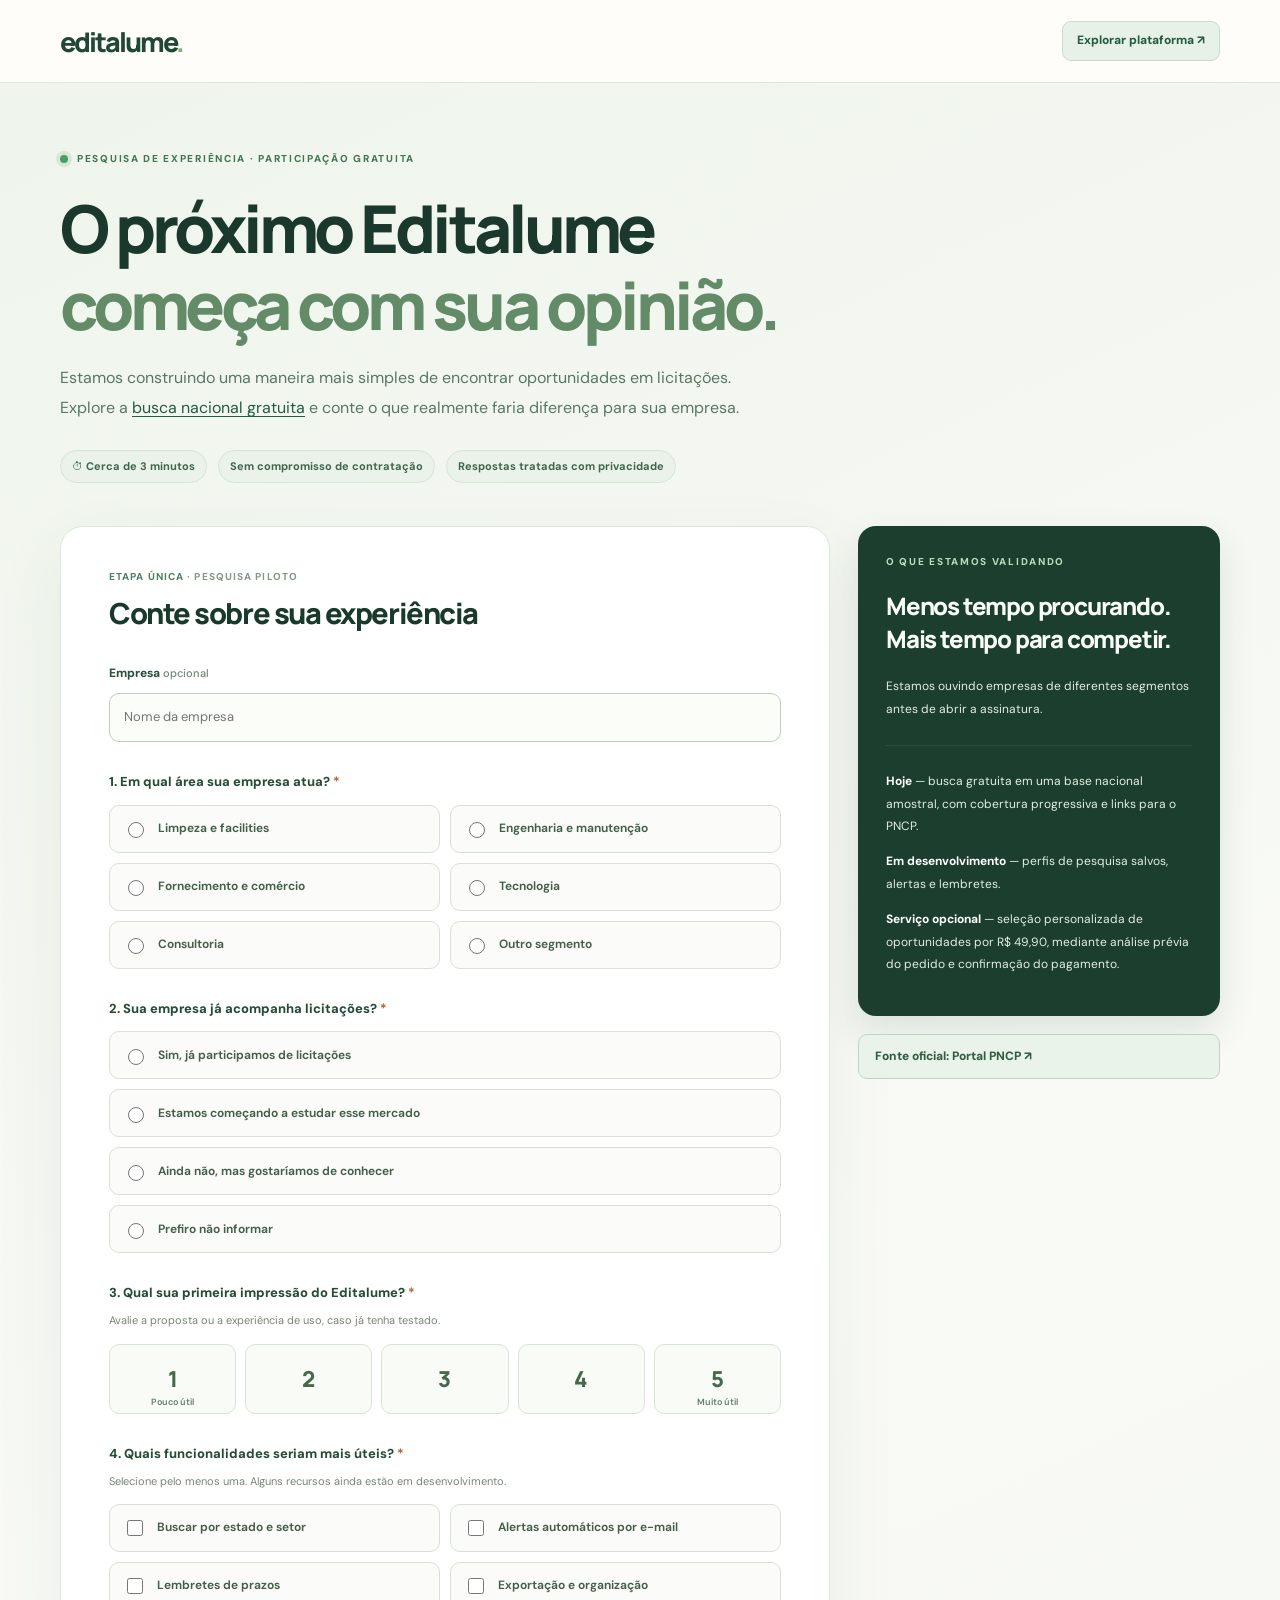
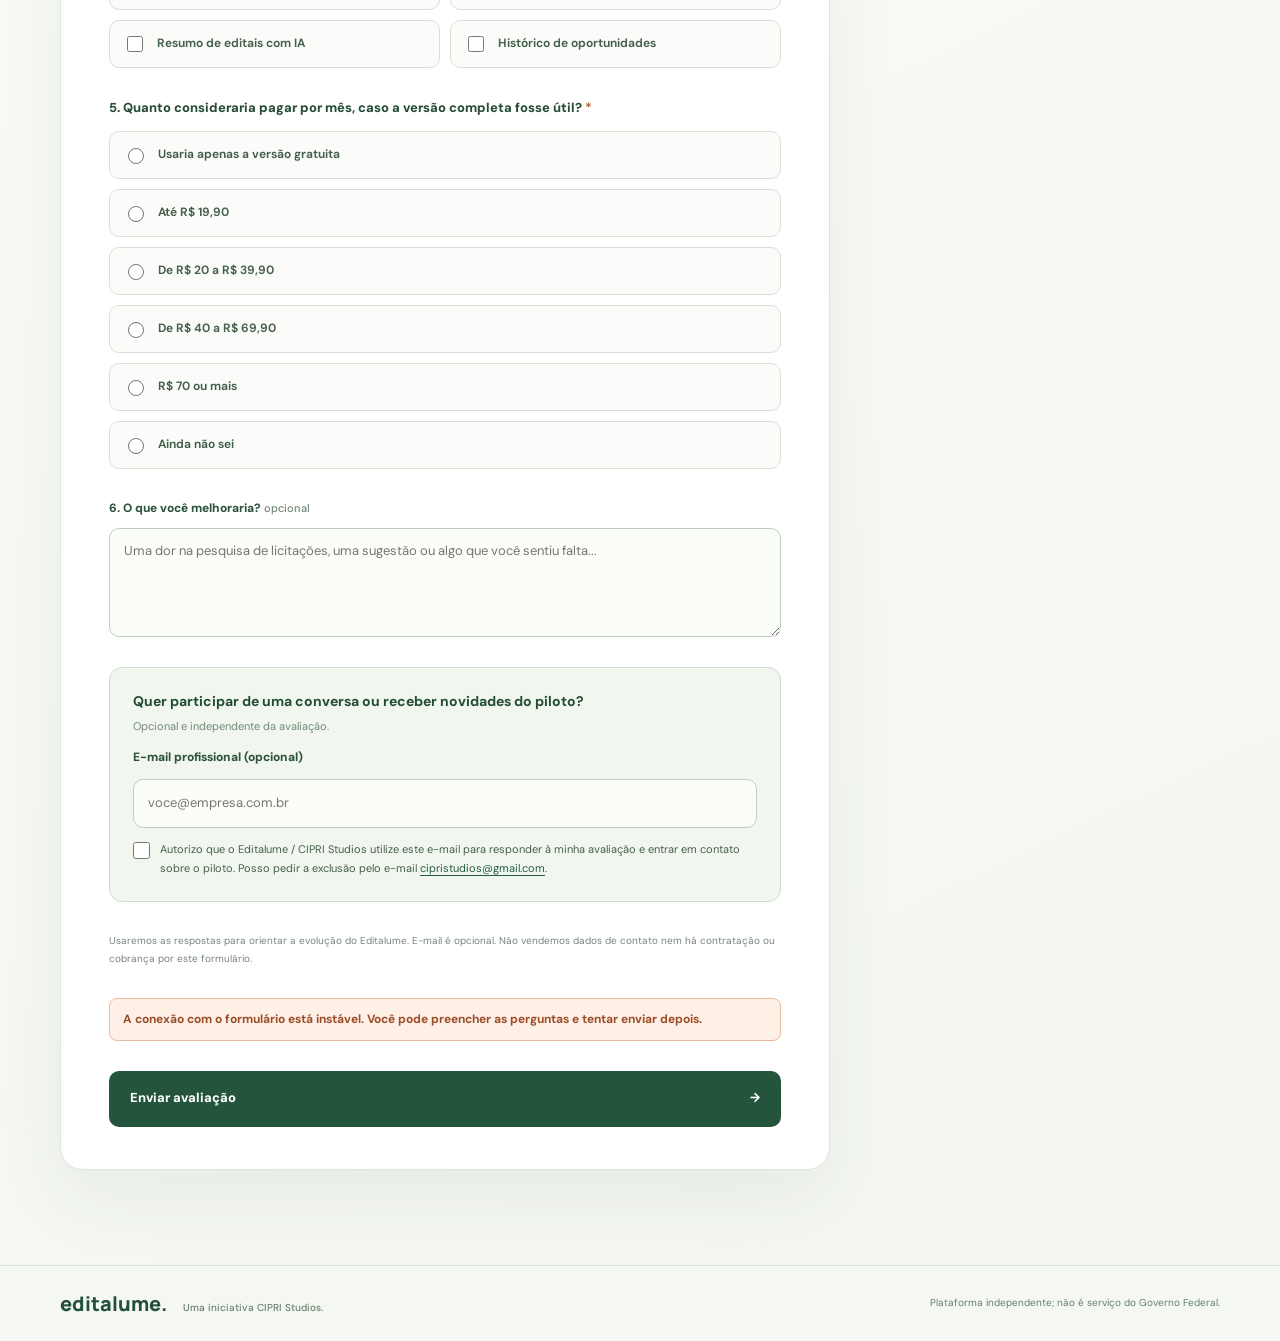
<file: site/avaliar.html>
<!doctype html>
<html lang="pt-BR"><head>
<meta charset="utf-8"><meta name="viewport" content="width=device-width,initial-scale=1,viewport-fit=cover">
<meta name="theme-color" content="#f5f6f2"><meta name="robots" content="noindex,nofollow">
<meta name="description" content="Avalie a busca gratuita do Editalume e ajude a melhorar a pesquisa de licitações no Brasil.">
<title>Avalie o Editalume · Pesquisa com empresas</title>
<link rel="icon" href="./icon.svg" type="image/svg+xml">
<link rel="stylesheet" href="./feedback.css?v=br-20260929-pilot-1">
<script src="./feedback.js?v=br-20260929-pilot-1" defer></script>
</head><body>
<a class="skip" href="#survey">Ir para as perguntas</a>
<header class="site-top"><div class="wrap head-inner"><a href="./#brasil" class="brand" aria-label="Editalume, voltar à busca">editalume<span>.</span></a><a class="return" href="./#brasil">Explorar plataforma <span aria-hidden="true">↗</span></a></div></header>
<main class="wrap">
<section class="intro" aria-labelledby="heading"><div class="eyebrow"><span class="dot"></span> PESQUISA DE EXPERIÊNCIA · PARTICIPAÇÃO GRATUITA</div>
<h1 id="heading">O próximo Editalume <em>começa com sua opinião.</em></h1>
<p>Estamos construindo uma maneira mais simples de encontrar oportunidades em licitações. Explore a <a href="./#brasil">busca nacional gratuita</a> e conte o que realmente faria diferença para sua empresa.</p>
<div class="meta"><span>⏱ Cerca de 3 minutos</span><span>Sem compromisso de contratação</span><span>Respostas tratadas com privacidade</span></div>
</section>
<div class="columns">
<section class="form-card" id="survey" aria-labelledby="survey-title">
<div class="step">ETAPA ÚNICA <span>· PESQUISA PILOTO</span></div>
<h2 id="survey-title">Conte sobre sua experiência</h2>
<form id="feedback" novalidate>
<div class="field"><label for="company">Empresa <span class="optional">opcional</span></label><input type="text" id="company" name="company" maxlength="120" autocomplete="organization" placeholder="Nome da empresa"></div>
<fieldset><legend>1. Em qual área sua empresa atua? <span aria-hidden="true">*</span></legend>
<div class="choices columns-two">
<label><input required type="radio" name="business_area" value="limpeza_facilities"><span>Limpeza e facilities</span></label>
<label><input type="radio" name="business_area" value="engenharia_manutencao"><span>Engenharia e manutenção</span></label>
<label><input type="radio" name="business_area" value="fornecimento"><span>Fornecimento e comércio</span></label>
<label><input type="radio" name="business_area" value="tecnologia"><span>Tecnologia</span></label>
<label><input type="radio" name="business_area" value="consultoria"><span>Consultoria</span></label>
<label><input type="radio" name="business_area" value="outro"><span>Outro segmento</span></label>
</div></fieldset>
<fieldset><legend>2. Sua empresa já acompanha licitações? <span aria-hidden="true">*</span></legend>
<div class="choices stacked"><label><input required type="radio" name="procurement_stage" value="already_bid"><span>Sim, já participamos de licitações</span></label><label><input type="radio" name="procurement_stage" value="considering"><span>Estamos começando a estudar esse mercado</span></label><label><input type="radio" name="procurement_stage" value="never"><span>Ainda não, mas gostaríamos de conhecer</span></label><label><input type="radio" name="procurement_stage" value="prefer_not"><span>Prefiro não informar</span></label></div>
</fieldset>
<fieldset><legend>3. Qual sua primeira impressão do Editalume? <span aria-hidden="true">*</span></legend><p class="hint">Avalie a proposta ou a experiência de uso, caso já tenha testado.</p>
<div class="rating" aria-label="Avaliação de 1 a 5"><label><input type="radio" name="rating" value="1" required><span>1<small>Pouco útil</small></span></label><label><input type="radio" name="rating" value="2"><span>2</span></label><label><input type="radio" name="rating" value="3"><span>3</span></label><label><input type="radio" name="rating" value="4"><span>4</span></label><label><input type="radio" name="rating" value="5"><span>5<small>Muito útil</small></span></label></div>
</fieldset>
<fieldset><legend>4. Quais funcionalidades seriam mais úteis? <span aria-hidden="true">*</span></legend><p class="hint">Selecione pelo menos uma. Alguns recursos ainda estão em desenvolvimento.</p>
<div class="choices columns-two check"><label><input type="checkbox" name="useful_features" value="filtro_uf"><span>Buscar por estado e setor</span></label><label><input type="checkbox" name="useful_features" value="alertas_email"><span>Alertas automáticos por e-mail</span></label><label><input type="checkbox" name="useful_features" value="prazos"><span>Lembretes de prazos</span></label><label><input type="checkbox" name="useful_features" value="exportacao"><span>Exportação e organização</span></label><label><input type="checkbox" name="useful_features" value="analise_ia"><span>Resumo de editais com IA</span></label><label><input type="checkbox" name="useful_features" value="historico"><span>Histórico de oportunidades</span></label></div></fieldset>
<fieldset><legend>5. Quanto consideraria pagar por mês, caso a versão completa fosse útil? <span aria-hidden="true">*</span></legend>
<div class="choices stacked"><label><input required type="radio" name="price_band" value="free_only"><span>Usaria apenas a versão gratuita</span></label><label><input type="radio" name="price_band" value="under_20"><span>Até R$ 19,90</span></label><label><input type="radio" name="price_band" value="20_39"><span>De R$ 20 a R$ 39,90</span></label><label><input type="radio" name="price_band" value="40_69"><span>De R$ 40 a R$ 69,90</span></label><label><input type="radio" name="price_band" value="70_plus"><span>R$ 70 ou mais</span></label><label><input type="radio" name="price_band" value="unsure"><span>Ainda não sei</span></label></div>
</fieldset>
<div class="field"><label for="comments">6. O que você melhoraria? <span class="optional">opcional</span></label><textarea id="comments" name="comments" maxlength="1000" rows="4" placeholder="Uma dor na pesquisa de licitações, uma sugestão ou algo que você sentiu falta..."></textarea></div>
<div class="contact-section"><div class="contact-head"><strong>Quer participar de uma conversa ou receber novidades do piloto?</strong><span>Opcional e independente da avaliação.</span></div><label for="contact_email">E-mail profissional (opcional)</label><input type="email" id="contact_email" name="contact_email" maxlength="160" autocomplete="email" placeholder="voce@empresa.com.br">
<label class="consent"><input type="checkbox" id="contact_consent" name="contact_consent"><span>Autorizo que o Editalume / CIPRI Studios utilize este e-mail para responder à minha avaliação e entrar em contato sobre o piloto. Posso pedir a exclusão pelo e-mail <a href="mailto:cipristudios@gmail.com">cipristudios@gmail.com</a>.</span></label>
</div>
<div class="trap" aria-hidden="true"><label for="website">Não preencher</label><input type="text" id="website" name="website" tabindex="-1" autocomplete="off"></div>
<p class="form-note">Usaremos as respostas para orientar a evolução do Editalume. E-mail é opcional. Não vendemos dados de contato nem há contratação ou cobrança por este formulário.</p>
<p id="feedback-status" class="feedback-status" role="status" aria-live="polite"></p>
<button type="submit" class="submit" id="send">Enviar avaliação <span aria-hidden="true">→</span></button>
</form>
<div id="thanks" class="thanks" hidden role="status" aria-live="polite"><div class="thanks-icon">✓</div><h2>Avaliação recebida. Obrigado!</h2><p>Seu retorno vai orientar os próximos recursos do Editalume. Se deixou seu contato e autorizou, poderemos conversar sobre o piloto.</p><a class="submit" href="./#brasil">Voltar à pesquisa nacional ↗</a></div>
</section>
<aside class="sidebar"><div class="info-box"><div class="eyebrow">O QUE ESTAMOS VALIDANDO</div><h2>Menos tempo procurando. Mais tempo para competir.</h2><p>Estamos ouvindo empresas de diferentes segmentos antes de abrir a assinatura.</p><div class="info-divider"></div><p><strong>Hoje</strong> — busca gratuita em uma base nacional amostral, com cobertura progressiva e links para o PNCP.</p><p><strong>Em desenvolvimento</strong> — perfis de pesquisa salvos, alertas e lembretes.</p><p><strong>Serviço opcional</strong> — seleção personalizada de oportunidades por R$ 49,90, mediante análise prévia do pedido e confirmação do pagamento.</p></div>
<a class="official" href="https://pncp.gov.br/app/editais" target="_blank" rel="noopener noreferrer">Fonte oficial: Portal PNCP ↗</a>
</aside></div>
</main>
<footer><div class="wrap footer-content"><span>editalume. <small>Uma iniciativa CIPRI Studios.</small></span><span>Plataforma independente; não é serviço do Governo Federal.</span></div></footer>
</body></html>
</file>
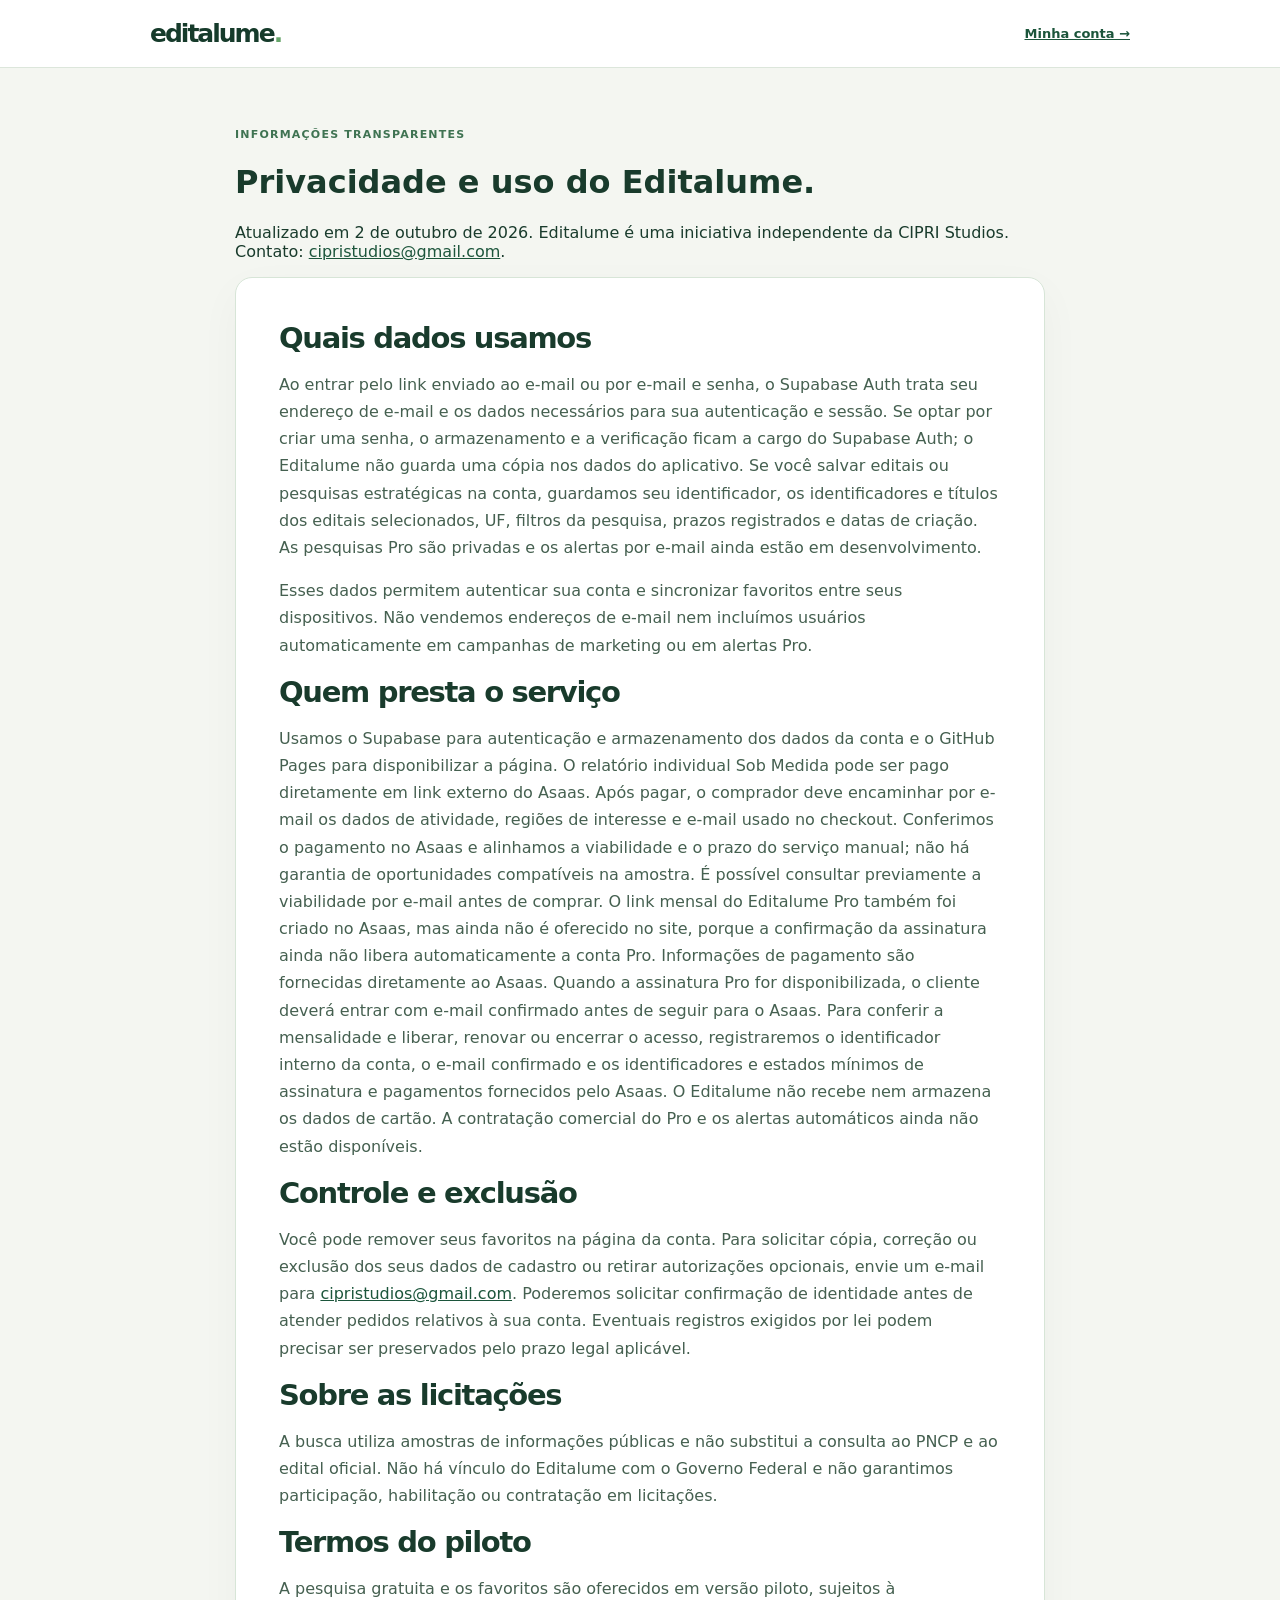
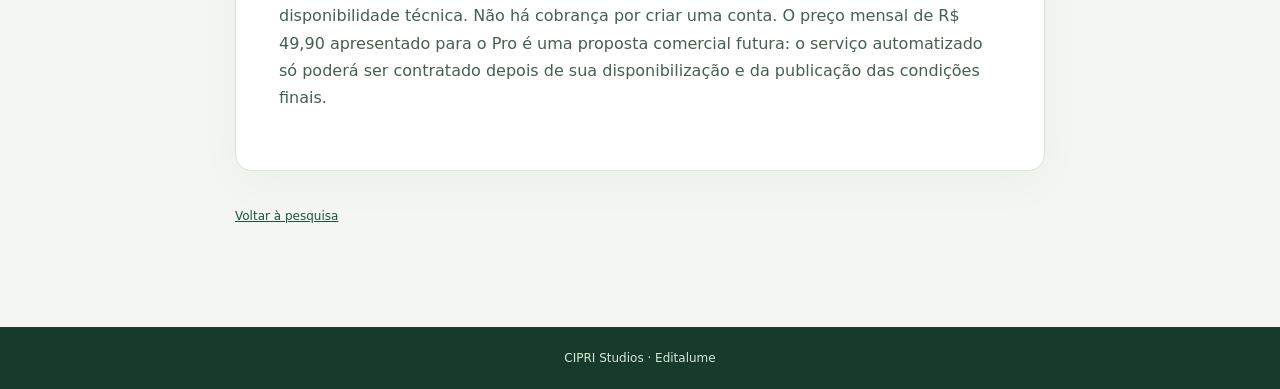
<file: site/privacidade.html>
<!doctype html>
<html lang="pt-BR"><head><meta charset="utf-8">
<meta name="viewport" content="width=device-width,initial-scale=1,viewport-fit=cover">
<meta name="robots" content="noindex,nofollow"><meta name="theme-color" content="#163c2c">
<title>Privacidade e uso · Editalume</title><link rel="stylesheet" href="./account.css?v=3">
<link rel="icon" href="./icon.svg" type="image/svg+xml"></head>
<body><header class="top"><a href="./" class="logo">editalume<span>.</span></a>
<a href="./conta.html" class="back">Minha conta →</a></header>
<main class="wrap"><span class="eyebrow">INFORMAÇÕES TRANSPARENTES</span>
<h1>Privacidade e <em>uso do Editalume.</em></h1>
<p>Atualizado em 2 de outubro de 2026. Editalume é uma iniciativa independente da CIPRI Studios. Contato: <a href="mailto:cipristudios@gmail.com">cipristudios@gmail.com</a>.</p>
<section class="panel">
<h2>Quais dados usamos</h2>
<p>Ao entrar pelo link enviado ao e-mail ou por e-mail e senha, o Supabase Auth trata seu endereço de e-mail e os dados necessários para sua autenticação e sessão. Se optar por criar uma senha, o armazenamento e a verificação ficam a cargo do Supabase Auth; o Editalume não guarda uma cópia nos dados do aplicativo. Se você salvar editais ou pesquisas estratégicas na conta, guardamos seu identificador, os identificadores e títulos dos editais selecionados, UF, filtros da pesquisa, prazos registrados e datas de criação. As pesquisas Pro são privadas e os alertas por e-mail ainda estão em desenvolvimento.</p>
<p>Esses dados permitem autenticar sua conta e sincronizar favoritos entre seus dispositivos. Não vendemos endereços de e-mail nem incluímos usuários automaticamente em campanhas de marketing ou em alertas Pro.</p>
<h2>Quem presta o serviço</h2>
<p>Usamos o Supabase para autenticação e armazenamento dos dados da conta e o GitHub Pages para disponibilizar a página. O relatório individual Sob Medida pode ser pago diretamente em link externo do Asaas. Após pagar, o comprador deve encaminhar por e-mail os dados de atividade, regiões de interesse e e-mail usado no checkout. Conferimos o pagamento no Asaas e alinhamos a viabilidade e o prazo do serviço manual; não há garantia de oportunidades compatíveis na amostra. É possível consultar previamente a viabilidade por e-mail antes de comprar. O link mensal do Editalume Pro também foi criado no Asaas, mas ainda não é oferecido no site, porque a confirmação da assinatura ainda não libera automaticamente a conta Pro. Informações de pagamento são fornecidas diretamente ao Asaas. Quando a assinatura Pro for disponibilizada, o cliente deverá entrar com e-mail confirmado antes de seguir para o Asaas. Para conferir a mensalidade e liberar, renovar ou encerrar o acesso, registraremos o identificador interno da conta, o e-mail confirmado e os identificadores e estados mínimos de assinatura e pagamentos fornecidos pelo Asaas. O Editalume não recebe nem armazena os dados de cartão. A contratação comercial do Pro e os alertas automáticos ainda não estão disponíveis.</p>
<h2>Controle e exclusão</h2>
<p>Você pode remover seus favoritos na página da conta. Para solicitar cópia, correção ou exclusão dos seus dados de cadastro ou retirar autorizações opcionais, envie um e-mail para <a href="mailto:cipristudios@gmail.com?subject=Privacidade%20Editalume">cipristudios@gmail.com</a>. Poderemos solicitar confirmação de identidade antes de atender pedidos relativos à sua conta. Eventuais registros exigidos por lei podem precisar ser preservados pelo prazo legal aplicável.</p>
<h2>Sobre as licitações</h2>
<p>A busca utiliza amostras de informações públicas e não substitui a consulta ao PNCP e ao edital oficial. Não há vínculo do Editalume com o Governo Federal e não garantimos participação, habilitação ou contratação em licitações.</p>
<h2>Termos do piloto</h2>
<p>A pesquisa gratuita e os favoritos são oferecidos em versão piloto, sujeitos à disponibilidade técnica. Não há cobrança por criar uma conta. O preço mensal de R$ 49,90 apresentado para o Pro é uma proposta comercial futura: o serviço automatizado só poderá ser contratado depois de sua disponibilização e da publicação das condições finais.</p>
</section><p class="fine"><a href="./#brasil">Voltar à pesquisa</a></p></main>
<footer class="footer">CIPRI Studios · Editalume</footer></body></html>
</file>
<file: site/feedback.css>
@import url('https://fonts.googleapis.com/css2?family=DM+Sans:wght@400;500;600;700;800&family=Manrope:wght@400;600;700;800&display=swap');
:root{font-family:'DM Sans',sans-serif;color:#19392d;background:#f6f7f2;font-synthesis:none}
*{box-sizing:border-box}html{scroll-behavior:smooth}body{margin:0;font-size:14px;line-height:1.6;background:linear-gradient(155deg,#eef4ec 0%,#f9faf6 46%,#f3f6f0 100%)}
a{color:#235d40;text-decoration:underline;text-underline-offset:3px}button,input,textarea{font:inherit}button{cursor:pointer}.wrap{width:min(1160px,calc(100% - 50px));margin:auto}
.skip{position:absolute;top:-100px;left:10px;background:#fff;padding:12px;z-index:5}.skip:focus{top:8px}
.site-top{background:#fffefbee;border-bottom:1px solid #dce7db}.head-inner{height:82px;display:flex;align-items:center;justify-content:space-between}
.brand{font:800 27px Manrope,sans-serif;letter-spacing:-.075em;text-decoration:none;color:#214735}.brand span{color:#8dac74}.return{font-size:12px;font-weight:800;text-decoration:none;background:#e8f1e8;border:1px solid #c7ddc9;padding:9px 14px;border-radius:9px}.return:hover{background:#d6eadb}
.intro{padding:68px 0 43px;max-width:830px}.eyebrow{font-size:10px;font-weight:800;letter-spacing:.17em;color:#427651;display:flex;align-items:center;gap:9px}
.dot{width:8px;height:8px;border-radius:50%;background:#479d67;box-shadow:0 0 0 4px #d6e8d7}.intro h1{font:800 clamp(37px,5.4vw,66px)/1.16 Manrope,sans-serif;letter-spacing:-.06em;margin:23px 0 20px;color:#1a382b}
.intro h1 em{font-style:normal;color:#638b68}.intro>p{font-size:16px;color:#5a7764;max-width:700px;line-height:1.9}.meta{display:flex;flex-wrap:wrap;gap:11px;margin-top:26px}
.meta span{font-size:11px;color:#3e674d;background:#eaf2ea;border:1px solid #d5e5d4;border-radius:40px;padding:7px 11px;font-weight:700}
.columns{display:grid;grid-template-columns:minmax(0,770px) minmax(230px,1fr);gap:28px;align-items:start;padding-bottom:95px}
.form-card{background:#fff;border:1px solid #dce7db;border-radius:23px;box-shadow:0 28px 75px #274f3212;padding:42px 48px;min-width:0}
.step{font-size:10px;letter-spacing:.11em;font-weight:800;color:#4c8260}.step span{color:#849987}
.form-card h2,.info-box h2{font:800 29px/1.35 Manrope,sans-serif;letter-spacing:-.05em;margin:9px 0 30px}
#feedback{display:grid;gap:30px}
/* An explicit completion state must hide the filled survey despite grid CSS. */
#feedback[hidden],#thanks[hidden]{display:none!important}.field{display:grid;gap:10px}
.field>label,.contact-section>label:not(.consent){font-weight:800;font-size:12px;color:#2c523c}.optional{font-weight:500;color:#718777;font-size:11px}
.field input,.field textarea,.contact-section>input{width:100%;border:1px solid #bfcfbe;background:#fbfdf9;border-radius:10px;min-height:49px;padding:12px 14px;color:#183626;font-size:13px;outline:none}
.field textarea{resize:vertical;min-height:104px}.field input:focus,.field textarea:focus,.contact-section>input:focus{border-color:#438e60;box-shadow:0 0 0 3px #e1f0e4}
fieldset{border:0;margin:0;padding:0;min-width:0}legend{font-weight:800;font-size:13px;line-height:1.6;padding:0;margin:0 0 12px;color:#264c36}
legend span{color:#b76036}.hint{font-size:11px;color:#768677;margin:-4px 0 14px}
.choices{display:grid;gap:10px}.columns-two{grid-template-columns:repeat(2,minmax(0,1fr))}
.choices label{display:flex;gap:11px;align-items:center;background:#fbfcf9;border:1px solid #d7e2d5;border-radius:10px;padding:12px 13px;cursor:pointer;min-width:0;min-height:48px;color:#435e49;font-size:12px;line-height:1.45;font-weight:650;transition:background .15s,border-color .15s}
.choices label:hover{border-color:#96bba3;background:#f1f7ef}.choices label:has(input:checked){background:#e8f4e9;border-color:#4f976a;color:#205b38}
.choices input{width:16px;height:16px;accent-color:#256243;flex:0 0 auto}.choices.check input{border-radius:4px}
.rating{display:grid;grid-template-columns:repeat(5,minmax(0,1fr));gap:9px}
.rating label{cursor:pointer}.rating input{position:absolute;opacity:0;width:1px;height:1px}
.rating label span{display:flex;justify-content:center;align-items:center;position:relative;flex-direction:column;border-radius:10px;height:70px;border:1px solid #d7e5d6;background:#f8fbf6;font:800 22px Manrope,sans-serif;color:#45694d}
.rating label small{font:600 9px 'DM Sans',sans-serif;position:absolute;bottom:5px;white-space:nowrap;color:#657d69}
.rating label:has(input:checked) span{border:2px solid #377650;background:#e7f2e8;color:#205037}
.rating label:has(input:focus-visible) span{outline:3px solid #42845a;outline-offset:2px}
.contact-section{display:grid;gap:12px;padding:23px;background:#f1f7ef;border:1px solid #cbded0;border-radius:13px}
.contact-head strong{display:block;font-size:14px;line-height:1.5;color:#224d33}.contact-head>span{display:block;font-size:11px;color:#708876;margin-top:6px}
.consent{display:flex;gap:10px;align-items:flex-start;font-size:11px;color:#455f4b;line-height:1.7}
.consent input{width:17px;height:17px;margin:2px 0 0;flex:none;accent-color:#255e3e}.form-note{color:#77867a;font-size:10px;line-height:1.8;margin:0}
.feedback-status{font-weight:700;font-size:12px;line-height:1.6;min-height:0;margin:0}
.feedback-status.error{padding:11px 13px;background:#fff0e7;color:#9b4d27;border:1px solid #e7baa0;border-radius:8px}
.submit{border:none;background:#24543b;color:#fff;display:flex;justify-content:space-between;align-items:center;text-decoration:none;border-radius:10px;padding:16px 21px;min-height:56px;font-size:13px;font-weight:800}
.submit:hover{background:#173d29}.submit:disabled{opacity:.6;cursor:progress}
.trap{position:absolute!important;left:-20000px!important;width:1px;height:1px;overflow:hidden}
.sidebar{display:grid;gap:18px;position:sticky;top:22px}.info-box{background:#1b3e2e;color:#fff;border-radius:18px;padding:28px;box-shadow:0 16px 35px #23463220}
.info-box .eyebrow{color:#b5ddbd}.info-box h2{font-size:24px;color:#fbfff9;line-height:1.35;margin:20px 0}
.info-box p{font-size:12px;line-height:1.9;color:#e1eee0}.info-box strong{color:#fff}.info-divider{height:1px;background:#6e937533;margin:24px 0}
.official{display:block;border-radius:9px;border:1px solid #bed3c4;background:#eaf3ea;padding:12px 16px;color:#315c41;text-decoration:none;font-weight:800;font-size:12px}
.thanks{padding:30px 10px 45px}.thanks h2{margin:20px 0}.thanks p{line-height:1.8;font-size:14px;color:#5d7762}
.thanks-icon{width:68px;height:68px;border-radius:50%;display:grid;place-items:center;background:#e6f3e6;color:#216341;font-size:32px;font-weight:900}
.thanks .submit{display:inline-flex;margin-top:25px;gap:30px}
footer{border-top:1px solid #d7e4d6;padding:24px 0;background:#f4f7f2}.footer-content{display:flex;justify-content:space-between;gap:20px;align-items:center;color:#62806c;font-size:10px}.footer-content>span:first-child{font:800 20px Manrope,sans-serif;color:#235039}.footer-content small{font:500 10px 'DM Sans',sans-serif;color:#67806b;margin-left:12px}
@media(max-width:880px){.columns{grid-template-columns:1fr}.sidebar{position:static;grid-row:2}.info-box{padding:22px}.info-box h2{font-size:22px}}
@media(max-width:540px){.wrap{width:min(100% - 32px,1160px)}.head-inner{height:68px}.return{font-size:10px}.intro{padding:45px 0 28px}.intro h1{font-size:clamp(33px,9vw,45px)}.intro>p{font-size:14px}.meta{gap:6px}.meta span{font-size:10px}.form-card{padding:25px 19px;border-radius:15px}.form-card h2{font-size:24px}.columns-two{grid-template-columns:1fr}.rating{gap:5px}.rating label span{height:64px;font-size:19px}.rating label small{font-size:8px}.footer-content{align-items:start;flex-direction:column}.footer-content small{display:block;margin:0}}
@media(prefers-reduced-motion:reduce){*,*:before,*:after{scroll-behavior:auto!important;transition:none!important}}
</file>
<file: site/account.css>
:root{font-family:Inter,"DM Sans",system-ui,-apple-system,"Segoe UI",sans-serif;color:#193b2c;background:#f4f6f1;font-synthesis:none}*{box-sizing:border-box}body{margin:0;min-width:320px}.skip{position:absolute;left:-9999px}.skip:focus{left:12px;top:12px;background:#fff;padding:12px;z-index:2}a{color:#1c553b}.top{background:#fff;border-bottom:1px solid #dce6db;padding:19px max(20px,calc((100vw - 980px)/2));display:flex;justify-content:space-between;align-items:center;gap:16px}.logo{font-size:25px;font-weight:850;letter-spacing:-.08em;text-decoration:none;color:#163b2b}.logo span{color:#66a56a}.back{font-size:13px;font-weight:750}.wrap{max-width:850px;margin:auto;padding:55px 20px 88px}.intro h1{font-size:clamp(32px,5vw,56px);letter-spacing:-.06em;line-height:1.13;margin:16px 0}.intro em{color:#568661;font-style:normal}.eyebrow{font-size:11px;letter-spacing:.11em;font-weight:850;color:#3f7352}.intro p,.panel p,.fine{line-height:1.7;color:#456050}.status{padding:12px 15px;border-radius:9px;background:#e7f0e5;color:#225239;line-height:1.6;margin:26px 0}.status.error{background:#fff0ea;color:#893c2d}.panel{background:white;border:1px solid #d7e5d7;border-radius:17px;padding:clamp(24px,4vw,43px);box-shadow:0 14px 44px #24462b09}.panel[hidden]{display:none}.panel h2{font-size:29px;margin:0 0 8px;letter-spacing:-.045em}.panel label{display:block;font-size:13px;font-weight:750;margin:22px 0 9px}.panel input{width:100%;min-height:50px;border:1px solid #bacfbe;border-radius:9px;padding:10px 14px;font:inherit}.panel button,.cta{font:inherit;background:#204b37;border:0;color:white;border-radius:9px;padding:14px 18px;cursor:pointer;font-weight:750}.panel form button{display:block;margin:16px 0 20px}.panel button:disabled{opacity:.55;cursor:wait}.panel small{font-size:12px;line-height:1.6;color:#52695a}.panel .quiet{background:#edf3ed;color:#204b37}.account-top{display:flex;justify-content:space-between;align-items:start;gap:18px}.favorite-heading{display:flex;justify-content:space-between;align-items:center;flex-wrap:wrap;gap:12px;border-top:1px solid #e0eae0;margin-top:25px;padding-top:22px}.favorite-heading h3{margin:0}.favorite-heading strong{font-size:12px;color:#4e7158}.favorite-list{display:grid;gap:13px;margin:22px 0 30px}.account-favorite{border:1px solid #dde8dc;border-radius:10px;padding:17px;display:grid;gap:9px}.account-favorite strong{line-height:1.45}.account-favorite-actions{display:flex;gap:15px;align-items:center}.account-favorite-actions a{font-size:12px;font-weight:750}.account-favorite-actions button{font-size:12px;padding:9px 12px;background:#eef3ed;color:#204b37}.cta{display:inline-block;text-decoration:none}.plan-teaser{border:1px solid #bbd2bd;background:#eef5eb;border-radius:12px;padding:22px;margin-top:30px}.plan-teaser h3{margin:0}.plan-teaser a{font-weight:750}.fine{font-size:12px;margin-top:35px}.footer{background:#183a2b;color:#d4e8d4;padding:24px;text-align:center;font-size:12px}.footer a{color:#d4e8d4}@media(max-width:420px){.wrap{padding-top:38px}.top{padding:17px 18px}.panel{padding:21px}.account-top{flex-wrap:wrap}.account-favorite-actions{flex-wrap:wrap}}
/* Optional password flows retain the original Editalume visual language. */
.auth-password{margin:22px 0;padding:17px 20px;border:1px solid #d7e5d7;border-radius:12px;background:#f7faf5}
.auth-password summary{font-weight:800;font-size:14px;line-height:1.55;cursor:pointer;color:#204b37}
.auth-password summary:focus-visible{outline:3px solid #65aa76;outline-offset:4px;border-radius:4px}
.auth-password[open] summary{margin-bottom:15px}
.auth-password .form-hint{font-size:12px;line-height:1.6;margin:10px 0 4px}
.password-status{font-size:13px;min-height:1.3em;margin-bottom:0}
.password-status.error{color:#893c2d}
.password-status.success{color:#195c39;font-weight:750}

/* Private Pro saved searches dashboard. */
.pro-searches{margin:26px 0;padding:22px;border:1px solid #b6d7bb;border-radius:13px;background:#f0f7ed}
.pro-searches[hidden]{display:none}
.pro-searches-head{display:flex;align-items:center;justify-content:space-between;flex-wrap:wrap;gap:12px}
.pro-searches-head h3{font-size:18px;letter-spacing:-.03em;margin:5px 0}
.pro-searches-head span:last-child{font-size:11px;font-weight:850;color:#356b46}
.pro-searches>p{font-size:12px;line-height:1.6}
.pro-searches .cta{font-size:12px;padding:11px 14px}
.pro-searches-list{display:grid;gap:11px;margin:15px 0}
.pro-search{background:#fff;border:1px solid #d5e4d3;border-radius:10px;padding:14px;display:flex;justify-content:space-between;align-items:center;gap:12px}
.pro-search-main{display:flex;flex-direction:column;gap:4px}
.pro-search-main strong{color:#204b37;font-size:13px}
.pro-search-main small{color:#56715c;font-size:11px}
.pro-search-actions{display:flex;gap:8px;align-items:center;flex-wrap:wrap}
.pro-search-actions a{background:#204b37;color:#fff;text-decoration:none;font-size:11px;border-radius:8px;padding:10px 12px;font-weight:800}
.pro-search-actions button{font-size:11px;background:#edf3ed;color:#204b37;padding:10px 12px}
@media(max-width:600px){.pro-search{align-items:stretch;flex-direction:column}.pro-search-actions a,.pro-search-actions button{flex:1;text-align:center}}

/* A visible subscription button requires server-side readiness. */
#assinatura{scroll-margin-top:24px}
#assinatura #pro-subscribe-status{font-size:12px;line-height:1.65}
#assinatura .subscribe{display:block;width:100%;background:#204c38;color:white;border-radius:9px;min-height:48px;font-size:13px;font-weight:800;margin:14px 0;cursor:pointer}
#assinatura .subscribe[hidden]{display:none}
#assinatura small{display:block;font-size:11px;line-height:1.6;margin-top:10px}
</file>
